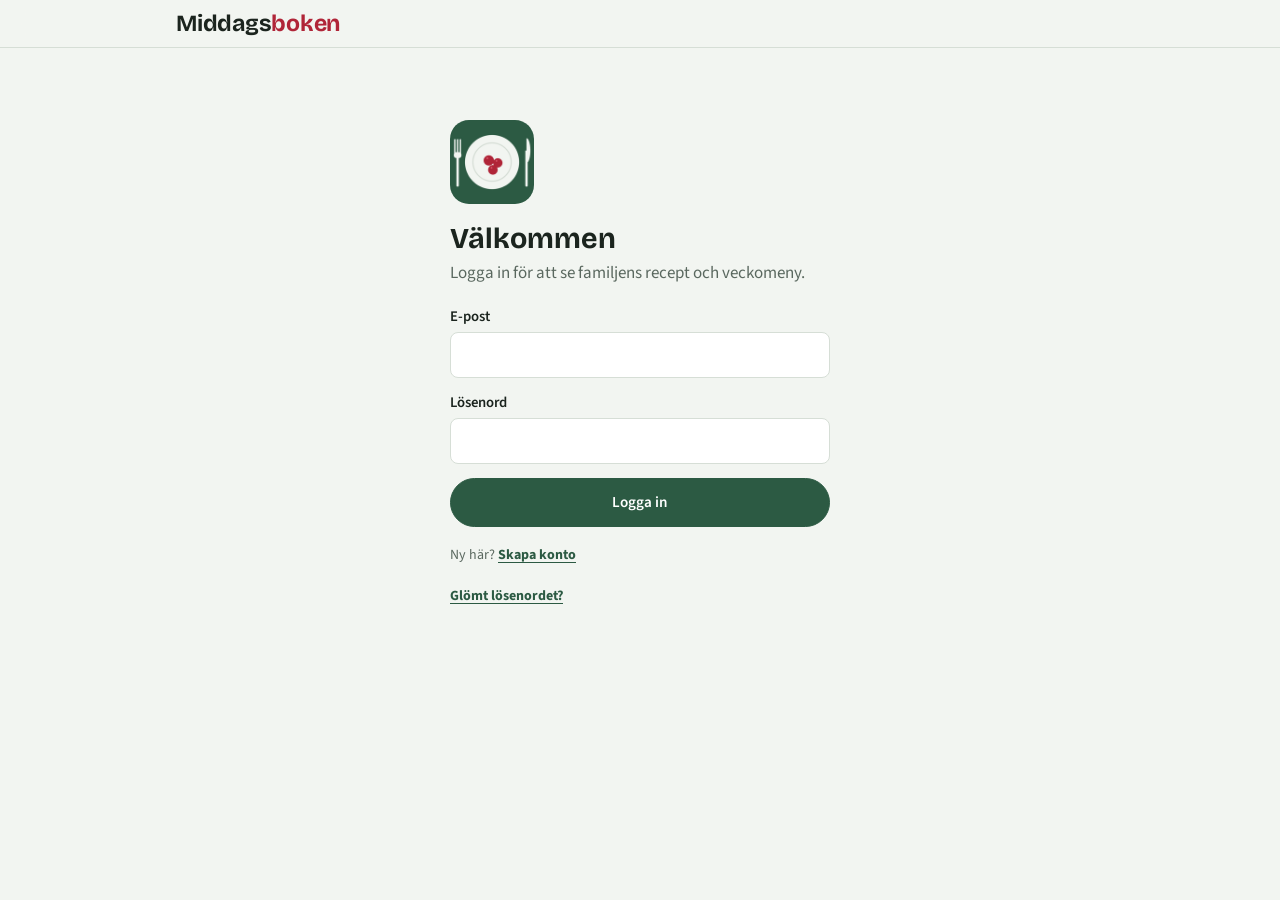
<file: index.html>
<!doctype html>
<html lang="sv">
<head>
<meta charset="utf-8">
<meta name="viewport" content="width=device-width, initial-scale=1, viewport-fit=cover">
<title>Middagsboken</title>
<meta name="description" content="Recept, veckomeny och inköpslista för familjens middagar.">
<meta name="theme-color" content="#f2f5f1" media="(prefers-color-scheme: light)">
<meta name="theme-color" content="#111613" media="(prefers-color-scheme: dark)">
<meta name="apple-mobile-web-app-capable" content="yes">
<meta name="mobile-web-app-capable" content="yes">
<meta name="apple-mobile-web-app-title" content="Middagar">
<meta name="apple-mobile-web-app-status-bar-style" content="default">
<link rel="manifest" href="manifest.webmanifest">
<link rel="apple-touch-icon" href="icons/apple-touch-icon.png">
<link rel="icon" type="image/png" href="icons/favicon-32.png">
<link rel="preconnect" href="https://fonts.googleapis.com">
<link rel="preconnect" href="https://fonts.gstatic.com" crossorigin>
<link rel="stylesheet" href="https://fonts.googleapis.com/css2?family=Bricolage+Grotesque:opsz,wght@12..96,600;12..96,700&family=Source+Sans+3:wght@400;600;700&display=swap">
<link rel="stylesheet" href="styles.css">
</head>
<body>
<header class="top">
  <div class="wrap brand">
    <div class="brand-l"><h1>Middags<span>boken</span></h1><button class="fam" id="fam" hidden aria-label="Familj och inbjudan"></button></div>
    <button class="sync" id="sync" aria-label="Inställningar">Startar…</button>
  </div>
</header>

<main class="wrap" id="main"></main>

<nav class="tabbar" role="tablist" id="tabbar">
  <button role="tab" data-tab="week" aria-selected="true">
    <svg viewBox="0 0 24 24" aria-hidden="true"><rect x="3.5" y="5" width="17" height="15.5" rx="2.5"/><path d="M3.5 10h17M8 3v4M16 3v4"/></svg>
    <span>Veckomeny</span>
  </button>
  <button role="tab" data-tab="recipes" aria-selected="false">
    <svg viewBox="0 0 24 24" aria-hidden="true"><path d="M5 4.5h10.5a3 3 0 0 1 3 3v12H8a3 3 0 0 1-3-3z"/><path d="M5 16.5a3 3 0 0 1 3-3h10.5M9 8.5h6"/></svg>
    <span>Recept</span>
  </button>
  <button role="tab" data-tab="shop" aria-selected="false">
    <svg viewBox="0 0 24 24" aria-hidden="true"><path d="M4 5h2l2 10.5h10l2-7.5H7.2"/><circle cx="9.5" cy="19" r="1.4"/><circle cx="16.5" cy="19" r="1.4"/></svg>
    <span>Inköpslista</span>
  </button>
</nav>

<div id="layer"></div>

<script src="vendor/supabase.js"></script>
<script src="config.js"></script>
<script src="seed.js"></script>
<script src="app.js"></script>
<script>
  if ("serviceWorker" in navigator) {
    const hadController = !!navigator.serviceWorker.controller;
    let reloaded = false;
    navigator.serviceWorker.addEventListener("controllerchange", () => {
      // En ny version har tagit över: ladda om en gång så att den syns direkt.
      if (hadController && !reloaded) { reloaded = true; location.reload(); }
    });
    window.addEventListener("load", () => {
      navigator.serviceWorker.register("sw.js", { updateViaCache: "none" }).then(reg => {
        const check = () => reg.update().catch(() => {});
        document.addEventListener("visibilitychange", () => { if (document.visibilityState === "visible") check(); });
        setInterval(check, 30 * 60 * 1000);
      }).catch(() => {});
    });
  }
</script>
</body>
</html>
</file>
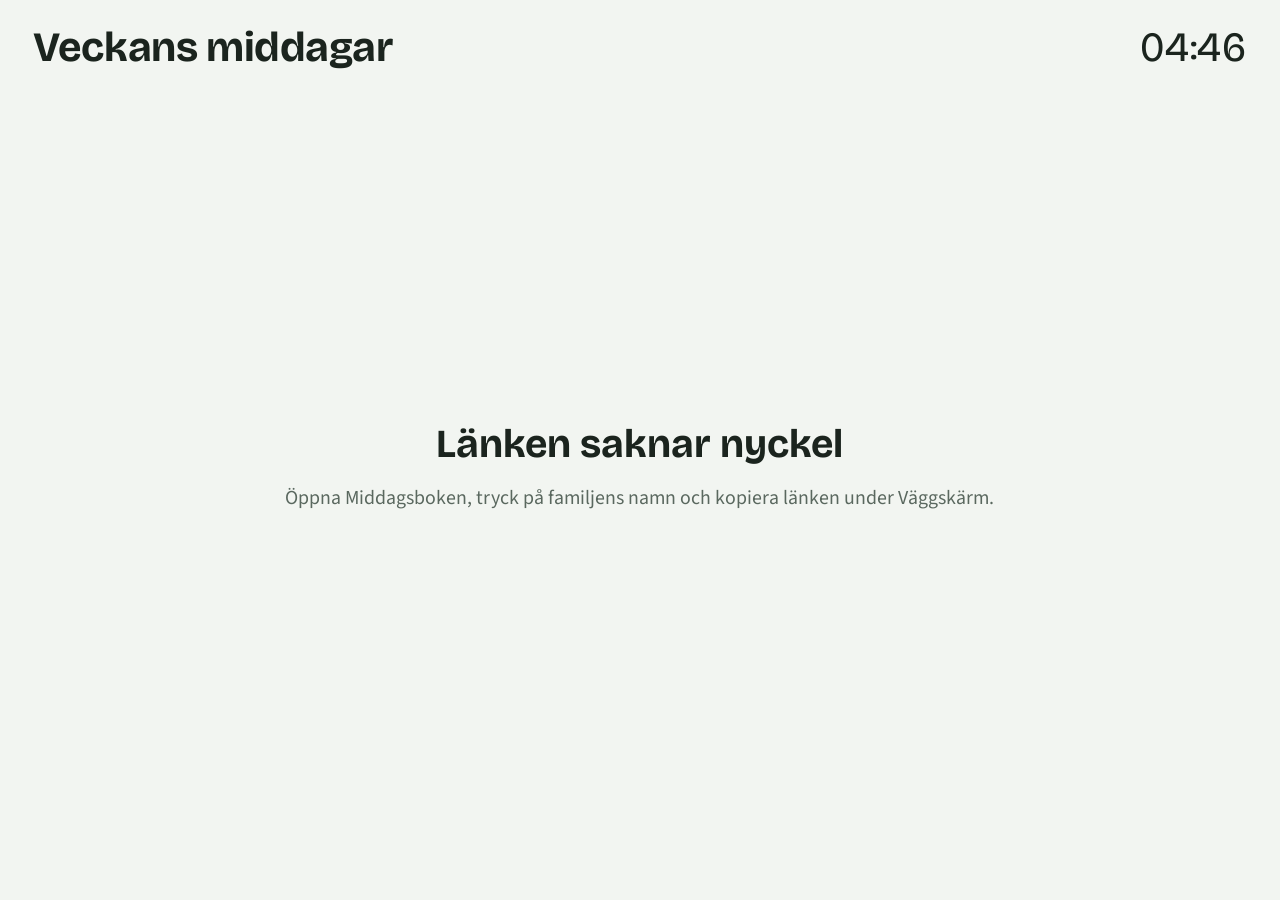
<file: visa.html>
<!doctype html>
<html lang="sv">
<head>
<meta charset="utf-8">
<meta name="viewport" content="width=device-width, initial-scale=1, viewport-fit=cover">
<title>Veckans middagar</title>
<meta name="robots" content="noindex">
<link rel="icon" type="image/png" href="icons/favicon-32.png">
<link rel="preconnect" href="https://fonts.googleapis.com">
<link rel="preconnect" href="https://fonts.gstatic.com" crossorigin>
<link rel="stylesheet" href="https://fonts.googleapis.com/css2?family=Bricolage+Grotesque:opsz,wght@12..96,600;12..96,700&family=Source+Sans+3:wght@400;600;700&display=swap">
<style>
/* Väggskärm: läses på 2–3 meters avstånd. Dagens middag stort till vänster, veckan som lista till höger. */
:root {
  --bg: #f2f5f1; --surface: #ffffff; --soft: #e5ebe4; --ink: #1b241e; --muted: #5a685f; --line: #d6ded6;
  --accent: #2c5a43; --lingon: #b02538;
  --f-display: "Bricolage Grotesque", "Segoe UI", Roboto, system-ui, sans-serif;
  --f-body: "Source Sans 3", Roboto, "Segoe UI", system-ui, sans-serif;
  color-scheme: light;
}
@media (prefers-color-scheme: dark) {
  :root:not([data-tema="ljus"]) { --bg: #0f1411; --surface: #171e19; --soft: #1f2822; --ink: #e8eee9; --muted: #95a39a; --line: #2a342e; --accent: #85bf9c; --lingon: #ec7383; color-scheme: dark; }
}
:root[data-tema="mörk"] { --bg: #0f1411; --surface: #171e19; --soft: #1f2822; --ink: #e8eee9; --muted: #95a39a; --line: #2a342e; --accent: #85bf9c; --lingon: #ec7383; color-scheme: dark; }
* { box-sizing: border-box; }
html, body { height: 100%; }
body {
  margin: 0; background: var(--bg); color: var(--ink); font-family: var(--f-body);
  font-size: clamp(14px, 1.55vw, 26px); line-height: 1.3; overflow: hidden;
  padding: max(2.2vh, env(safe-area-inset-top)) max(2.6vw, env(safe-area-inset-right)) max(2.2vh, env(safe-area-inset-bottom)) max(2.6vw, env(safe-area-inset-left));
  display: flex; flex-direction: column; gap: 2.2vh;
}
h1, h2, h3 { font-family: var(--f-display); margin: 0; line-height: 1.08; text-wrap: balance; }
header { display: flex; align-items: baseline; justify-content: space-between; gap: 2vw; }
header h1 { font-size: 2.1em; letter-spacing: -.01em; }
header .sub { color: var(--muted); font-size: 1em; margin-top: .2em; }
.clock { font-family: var(--f-display); font-size: 2.1em; font-variant-numeric: tabular-nums; }
main { flex: 1; min-height: 0; display: grid; grid-template-columns: 1.15fr 1fr; gap: 2.6vw; }
.today { background: var(--surface); border: 1px solid var(--line); border-radius: 1.1em; overflow: hidden; display: flex; flex-direction: column; min-height: 0; }
.today .img { flex: 1; min-height: 0; background: var(--soft) center / cover no-repeat; }
.today .txt { padding: 1.1em 1.3em 1.3em; }
.today.noimg .txt { flex: 1; display: flex; flex-direction: column; justify-content: center; padding: 1.6em; }
.eyebrow { text-transform: uppercase; letter-spacing: .12em; font-weight: 700; font-size: .75em; color: var(--lingon); }
.today h2 { font-size: 2.3em; margin-top: .25em; }
.today.noimg h2 { font-size: 3.1em; }
.today .meta { color: var(--muted); margin-top: .4em; font-size: 1em; }
.tomorrow { margin-top: .9em; padding-top: .8em; border-top: 1px solid var(--line); color: var(--muted); }
.tomorrow b { color: var(--ink); font-weight: 600; }
.week { list-style: none; margin: 0; padding: 0; display: flex; flex-direction: column; min-height: 0; }
.week li { flex: 1; display: grid; grid-template-columns: 4.4em 1fr; align-items: center; gap: 1em; border-bottom: 1px solid var(--line); min-height: 0; }
.week li:last-child { border-bottom: 0; }
.week .d { line-height: 1.1; }
.week .d b { display: block; font-family: var(--f-display); font-size: 1.05em; }
.week .d small { color: var(--muted); font-size: .8em; font-variant-numeric: tabular-nums; }
.week .n { font-size: 1.15em; font-weight: 600; overflow: hidden; text-overflow: ellipsis; white-space: nowrap; }
.week .n.note { font-weight: 400; font-style: italic; }
.week .n.empty { color: var(--muted); font-weight: 400; }
.week li.past { opacity: .45; }
.week li.is-today .d b { color: var(--lingon); }
.week li.is-today .n { color: var(--accent); }
footer { color: var(--muted); font-size: .7em; display: flex; justify-content: space-between; }
.message { margin: auto; text-align: center; max-width: 40em; }
.message h2 { font-size: 2em; margin-bottom: .4em; }
.message p { color: var(--muted); }
@media (max-aspect-ratio: 1/1) {
  body { overflow: auto; }
  main { grid-template-columns: 1fr; grid-template-rows: minmax(40vh, 1fr) auto; }
  .week li { padding-block: 1.2vh; }
}
</style>
</head>
<body>
<header>
  <div><h1 id="title">Veckans middagar</h1><div class="sub" id="sub"></div></div>
  <div class="clock" id="clock"></div>
</header>
<main id="main"></main>
<footer><span id="fam"></span><span id="upd"></span></footer>

<script src="config.js"></script>
<script>
(function () {
  "use strict";
  var DAYS = ["Måndag", "Tisdag", "Onsdag", "Torsdag", "Fredag", "Lördag", "Söndag"];
  var MON = ["jan", "feb", "mars", "apr", "maj", "juni", "juli", "aug", "sep", "okt", "nov", "dec"];
  var CFG = window.MIDDAG_CONFIG || {};
  var params = new URLSearchParams(location.search);
  var KEY = params.get("nyckel") || "";
  var tema = params.get("tema"); if (tema === "ljus" || tema === "mörk" || tema === "mork") document.documentElement.setAttribute("data-tema", tema === "ljus" ? "ljus" : "mörk");
  var CACHE = "mb-visa-" + KEY.slice(0, 8);

  function $(id) { return document.getElementById(id); }
  function esc(s) { return String(s == null ? "" : s).replace(/[&<>"']/g, function (c) { return { "&": "&amp;", "<": "&lt;", ">": "&gt;", '"': "&quot;", "'": "&#39;" }[c]; }); }
  function addDays(d, n) { var x = new Date(d); x.setDate(x.getDate() + n); return x; }
  function mondayOf(d) { var x = new Date(d); x.setHours(0, 0, 0, 0); x.setDate(x.getDate() - ((x.getDay() + 6) % 7)); return x; }
  function isoWeek(d) {
    var t = new Date(Date.UTC(d.getFullYear(), d.getMonth(), d.getDate()));
    var day = t.getUTCDay() || 7; t.setUTCDate(t.getUTCDate() + 4 - day);
    var y0 = new Date(Date.UTC(t.getUTCFullYear(), 0, 1));
    return { year: t.getUTCFullYear(), week: Math.ceil(((t - y0) / 864e5 + 1) / 7) };
  }
  function keyOf(mon) { var w = isoWeek(mon); return w.year + "-v" + (w.week < 10 ? "0" : "") + w.week; }
  function fmt(d) { return d.getDate() + " " + MON[d.getMonth()]; }
  function pad(n) { return (n < 10 ? "0" : "") + n; }

  function tick() { var n = new Date(); $("clock").textContent = pad(n.getHours()) + ":" + pad(n.getMinutes()); }
  tick(); setInterval(tick, 10000);

  function message(title, text) {
    $("main").innerHTML = '<div class="message" style="grid-column:1/-1"><h2>' + esc(title) + "</h2><p>" + esc(text) + "</p></div>";
  }

  function dish(d) {
    if (!d) return null;
    if (d.name) return { name: d.name, image: d.image || "", meta: [d.time ? d.time + " min" : ""].concat((d.tags || []).slice(0, 2)).filter(Boolean).join(" · "), note: false };
    if (d.note) return { name: d.note, image: "", meta: "", note: true };
    return null;
  }

  function render(data) {
    var now = new Date(), today = new Date(now); today.setHours(0, 0, 0, 0);
    var mon = mondayOf(now), cur = keyOf(mon), next = keyOf(addDays(mon, 7));
    var w = isoWeek(mon), weeks = data.weeks || {};
    var days = weeks[cur] || [], nextDays = weeks[next] || [];
    var ti = (today.getDay() + 6) % 7;
    $("title").textContent = "Vecka " + w.week;
    $("sub").textContent = fmt(mon) + " – " + fmt(addDays(mon, 6));
    $("fam").textContent = data.family || "";
    document.title = "Middagar vecka " + w.week;

    var t = dish(days[ti]);
    var tm = ti < 6 ? dish(days[ti + 1]) : dish(nextDays[0]);
    var left = '<section class="today' + (t && t.image ? "" : " noimg") + '">' +
      (t && t.image ? '<div class="img" style="background-image:url(\'' + encodeURI(t.image).replace(/'/g, "%27") + '\')"></div>' : "") +
      '<div class="txt"><div class="eyebrow">I dag · ' + DAYS[ti] + " " + fmt(today) + "</div>" +
      "<h2>" + (t ? esc(t.name) : "Inget planerat") + "</h2>" +
      (t && t.meta ? '<div class="meta">' + esc(t.meta) + "</div>" : "") +
      (tm ? '<div class="tomorrow">I morgon: <b>' + esc(tm.name) + "</b></div>" : "") +
      "</div></section>";

    var rows = DAYS.map(function (name, i) {
      var date = addDays(mon, i), x = dish(days[i]);
      var cls = i === ti ? "is-today" : date < today ? "past" : "";
      return '<li class="' + cls + '"><div class="d"><b>' + name.slice(0, 3) + "</b><small>" + fmt(date) + "</small></div>" +
        '<div class="n' + (x ? (x.note ? " note" : "") : " empty") + '">' + (x ? esc(x.name) : "–") + "</div></li>";
    }).join("");
    $("main").innerHTML = left + '<ul class="week">' + rows + "</ul>";
    $("upd").textContent = "Uppdaterad " + pad(now.getHours()) + ":" + pad(now.getMinutes());
  }

  function load() {
    if (!KEY) { message("Länken saknar nyckel", "Öppna Middagsboken, tryck på familjens namn och kopiera länken under Väggskärm."); return; }
    if (!CFG.supabaseUrl) { message("Inte kopplad", "Appen är inte kopplad till någon databas."); return; }
    var mon = mondayOf(new Date());
    fetch(CFG.supabaseUrl + "/rest/v1/rpc/public_menu", {
      method: "POST",
      headers: { "Content-Type": "application/json", apikey: CFG.supabaseKey, Authorization: "Bearer " + CFG.supabaseKey },
      body: JSON.stringify({ p_key: KEY, p_weeks: [keyOf(mon), keyOf(addDays(mon, 7))] })
    }).then(function (r) { if (!r.ok) throw new Error("http " + r.status); return r.json(); })
      .then(function (data) {
        if (!data) { message("Länken fungerar inte längre", "Ägaren har bytt eller stängt av länken. Hämta den nya länken under Väggskärm i appen."); return; }
        try { localStorage.setItem(CACHE, JSON.stringify(data)); } catch (e) {}
        render(data);
      })
      .catch(function () {
        var c = null; try { c = JSON.parse(localStorage.getItem(CACHE)); } catch (e) {}
        if (c) { render(c); $("upd").textContent = "Offline, visar senast hämtade"; }
        else message("Ingen anslutning", "Försöker igen om en stund.");
      });
  }

  load();
  setInterval(load, 5 * 60 * 1000);
  // Ny dag: rita om direkt efter midnatt.
  var lastDay = new Date().getDate();
  setInterval(function () { var d = new Date().getDate(); if (d !== lastDay) { lastDay = d; load(); } }, 60000);
  document.addEventListener("visibilitychange", function () { if (document.visibilityState === "visible") load(); });
})();
</script>
</body>
</html>
</file>
<file: styles.css>
/* Layout: sticky top bar, one working column (max 960px), fixed tab bar at the bottom like an iPhone app; details open in sheets that slide up. */
:root {
  --bg: #f2f5f1;
  --surface: #ffffff;
  --soft: #e5ebe4;
  --ink: #1b241e;
  --muted: #5a685f;
  --line: #d6ded6;
  --accent: #2c5a43;
  --accent-ink: #ffffff;
  --lingon: #b02538;
  --shade: rgba(20, 30, 24, .45);
  --bar: rgba(242, 245, 241, .92);
  --f-display: "Bricolage Grotesque", "Segoe UI", system-ui, sans-serif;
  --f-body: "Source Sans 3", -apple-system, "Segoe UI", system-ui, sans-serif;
  --r: 10px;
  --tabbar-h: 58px;
  color-scheme: light;
}
@media (prefers-color-scheme: dark) {
  :root {
    --bg: #111613; --surface: #19201b; --soft: #212a24; --ink: #e5ebe6; --muted: #9aa89f;
    --line: #2d3731; --accent: #85bf9c; --accent-ink: #0d1510; --lingon: #e66b7c; --shade: rgba(0,0,0,.6);
    --bar: rgba(17, 22, 19, .92);
    color-scheme: dark;
  }
}
* { box-sizing: border-box; -webkit-tap-highlight-color: transparent; }
html { -webkit-text-size-adjust: 100%; }
body {
  margin: 0; background: var(--bg); color: var(--ink); font: 17px/1.5 var(--f-body);
  min-height: 100vh;
}
img { max-width: 100%; }
[hidden] { display: none !important; }
h1, h2, h3 { font-family: var(--f-display); text-wrap: balance; margin: 0; line-height: 1.15; }
button, input, textarea, select { font: inherit; color: inherit; }
input, textarea, select { font-size: 16px; } /* hindrar iPhone från att zooma in */
button { cursor: pointer; }
:focus-visible { outline: 2px solid var(--accent); outline-offset: 2px; }

header.top {
  position: sticky; top: 0; z-index: 5;
  background: var(--bar); -webkit-backdrop-filter: blur(12px); backdrop-filter: blur(12px);
  border-bottom: 1px solid var(--line);
  padding-top: env(safe-area-inset-top, 0px);
}
.wrap { max-width: 960px; margin: 0 auto; padding-left: max(16px, env(safe-area-inset-left, 0px)); padding-right: max(16px, env(safe-area-inset-right, 0px)); }
.brand { display: flex; align-items: center; justify-content: space-between; gap: 12px; padding-block: 10px; }
.brand h1 { font-size: 1.45rem; letter-spacing: -.01em; }
.brand h1 span { color: var(--lingon); }
.sync {
  font-size: .8rem; color: var(--muted); background: none; border: 1px solid var(--line); border-radius: 999px;
  padding: 4px 10px; display: inline-flex; align-items: center; gap: 6px; white-space: nowrap;
}
.sync::before { content: ""; width: 7px; height: 7px; border-radius: 50%; background: var(--muted); }
.sync.ok::before { background: var(--accent); }
.sync.warn::before { background: var(--lingon); }

main { padding-block: 18px calc(var(--tabbar-h) + 40px + env(safe-area-inset-bottom, 0px)); }

.tabbar {
  position: fixed; left: 0; right: 0; bottom: 0; z-index: 10;
  display: grid; grid-template-columns: repeat(3, 1fr);
  background: var(--bar); -webkit-backdrop-filter: blur(12px); backdrop-filter: blur(12px);
  border-top: 1px solid var(--line);
  padding-bottom: env(safe-area-inset-bottom, 0px);
}
.tabbar button {
  border: 0; background: none; height: var(--tabbar-h); color: var(--muted);
  display: flex; flex-direction: column; align-items: center; justify-content: center; gap: 2px;
  font-size: .72rem; font-weight: 600;
}
.tabbar svg { width: 25px; height: 25px; fill: none; stroke: currentColor; stroke-width: 1.7; stroke-linecap: round; stroke-linejoin: round; }
.tabbar button[aria-selected="true"] { color: var(--accent); }
.tabbar button[aria-selected="true"] svg { stroke-width: 2.1; }

.row { display: flex; flex-wrap: wrap; align-items: center; gap: 8px; }
.spread { justify-content: space-between; }
.btn {
  border: 1px solid var(--line); background: var(--surface); border-radius: 999px;
  padding: 9px 15px; font-weight: 600; font-size: .95rem; display: inline-flex; align-items: center; gap: 6px;
}
.btn:active { transform: scale(.98); }
.btn.primary { background: var(--accent); color: var(--accent-ink); border-color: var(--accent); }
.btn.danger { color: var(--lingon); }
.btn.danger.armed { background: var(--lingon); color: var(--surface); border-color: var(--lingon); }
.btn.icon { padding: 9px 13px; }
.btn.wide { width: 100%; justify-content: center; padding-block: 12px; }
.muted { color: var(--muted); }
.small { font-size: .875rem; }
.label { font-size: .75rem; letter-spacing: .08em; text-transform: uppercase; color: var(--muted); font-weight: 700; }

/* Install hint */
.hint-card {
  display: flex; gap: 12px; align-items: flex-start; background: var(--surface); border: 1px solid var(--line);
  border-radius: var(--r); padding: 12px 14px; margin-bottom: 16px; font-size: .92rem;
}
.hint-card img { width: 40px; height: 40px; border-radius: 9px; flex: none; }
.hint-card p { margin: 0; flex: 1; min-width: 0; }
.hint-card .x { border: 0; background: none; color: var(--muted); font-size: 1.1rem; padding: 0 4px; }
.share-ico { display: inline-block; vertical-align: -3px; width: 16px; height: 16px; fill: none; stroke: var(--accent); stroke-width: 2; stroke-linecap: round; stroke-linejoin: round; }

/* Week */
.weekhead { margin-bottom: 14px; }
.weekhead h2 { font-size: 1.5rem; }
.weekhead .dates { color: var(--muted); font-size: .95rem; }
.days { list-style: none; margin: 0; padding: 0; border-top: 1px solid var(--line); }
.day {
  display: grid; grid-template-columns: 92px 1fr; align-items: center; gap: 12px;
  padding-block: 12px; border-bottom: 1px solid var(--line);
}
.day .when { line-height: 1.2; }
.day .when b { display: block; font-family: var(--f-display); font-size: 1.05rem; }
.day .when small { color: var(--muted); font-variant-numeric: tabular-nums; }
.day.today .when b { color: var(--lingon); }
.dish {
  min-width: 0; text-align: left; border: 1px dashed var(--line); background: none; border-radius: var(--r);
  padding: 10px 12px; width: 100%;
}
.dish.filled { border: 1px solid var(--line); background: var(--surface); }
.dish { display: flex; align-items: center; gap: 12px; }
.dish .txt { min-width: 0; flex: 1; }
.dish .thumb { width: 52px; height: 52px; border-radius: 8px; object-fit: cover; flex: none; background: var(--soft); }
.dish .name { font-weight: 700; display: block; overflow-wrap: anywhere; }
.dish .mine { color: var(--lingon); letter-spacing: 1px; }
.dish .ask { color: var(--accent); font-weight: 600; }
.dish .meta { font-size: .85rem; color: var(--muted); }
.dish.empty { color: var(--muted); }
.servings { display: flex; align-items: center; gap: 6px; }
.servings input { width: 3.6em; padding: 6px 8px; border: 1px solid var(--line); border-radius: 8px; background: var(--surface); text-align: center; }

/* Recipes */
.tools { display: flex; flex-wrap: wrap; gap: 8px; margin-bottom: 12px; }
.search { flex: 1 1 220px; min-width: 0; padding: 10px 14px; border: 1px solid var(--line); border-radius: 999px; background: var(--surface); }
.chips { display: flex; gap: 6px; margin: 0 -16px 16px; padding: 0 16px; overflow-x: auto; scrollbar-width: none; }
.chips::-webkit-scrollbar { display: none; }
.chip { flex: none; border: 1px solid var(--line); background: none; border-radius: 999px; padding: 4px 12px; font-size: .88rem; color: var(--muted); }
.chip[aria-pressed="true"] { background: var(--soft); color: var(--ink); border-color: var(--accent); }
.tag { display: inline-block; font-size: .78rem; padding: 1px 8px; border-radius: 999px; background: var(--soft); color: var(--muted); }
.grid { display: grid; grid-template-columns: repeat(auto-fill, minmax(230px, 1fr)); gap: 12px; }
.card {
  text-align: left; background: var(--surface); border: 1px solid var(--line); border-radius: var(--r);
  padding: 0; display: flex; flex-direction: column; min-width: 0; overflow: hidden;
}
.card .body { padding: 14px; display: flex; flex-direction: column; gap: 8px; min-width: 0; }
.card .cover { width: 100%; aspect-ratio: 4 / 3; object-fit: cover; display: block; background: var(--soft); }
.card h3 { font-size: 1.1rem; overflow-wrap: anywhere; }
.card .tags { display: flex; flex-wrap: wrap; gap: 4px; }
.empty-state { border: 1px dashed var(--line); border-radius: var(--r); padding: 28px 20px; text-align: center; color: var(--muted); }
.empty-state p { margin: 0 0 12px; }

/* Shopping */
.shop { list-style: none; margin: 0; padding: 0; }
.shop li { display: flex; gap: 12px; align-items: flex-start; padding-block: 11px; border-bottom: 1px solid var(--line); }
.shop input[type=checkbox] { width: 22px; height: 22px; margin-top: 1px; accent-color: var(--accent); flex: none; }
.shop label { flex: 1; min-width: 0; overflow-wrap: anywhere; }
.shop .amt { font-variant-numeric: tabular-nums; font-weight: 700; margin-right: 6px; }
.shop .from { display: block; font-size: .8rem; color: var(--muted); }
.shop li.done label { color: var(--muted); text-decoration: line-through; }
.shop .x { border: 0; background: none; color: var(--muted); padding: 0 4px; }
.addline { display: flex; gap: 8px; margin-top: 14px; }
.addline input { flex: 1; min-width: 0; padding: 9px 12px; border: 1px solid var(--line); border-radius: 8px; background: var(--surface); }
.section { margin-top: 28px; }
.section h3 { font-size: 1.1rem; margin-bottom: 6px; }

/* Sheet */
.shade { position: fixed; inset: 0; background: var(--shade); z-index: 20; display: flex; align-items: flex-end; justify-content: center; }
.sheet {
  background: var(--bg); width: 100%; max-width: 680px; max-height: calc(100% - env(safe-area-inset-top, 0px) - 12px); overflow: auto;
  -webkit-overflow-scrolling: touch; overscroll-behavior: contain;
  border-radius: 16px 16px 0 0; padding: 20px 16px calc(24px + env(safe-area-inset-bottom, 0px));
  box-shadow: 0 -10px 40px rgba(0,0,0,.2);
}
@media (min-width: 720px) {
  .shade { align-items: center; }
  .sheet { border-radius: 16px; padding: 24px; max-height: 90%; }
}
.sheet h2 { font-size: 1.5rem; margin-bottom: 4px; overflow-wrap: anywhere; }
.sheet .close { float: right; margin-left: 8px; }
.ingr { margin: 8px 0 0; padding-left: 1.1em; }
.ingr li { padding-block: 2px; }
.steps { margin: 8px 0 0; padding-left: 1.3em; }
.steps li { padding-block: 4px; max-width: 65ch; }
.facts { display: flex; flex-wrap: wrap; gap: 16px; margin: 10px 0 4px; }
.facts div { font-size: .9rem; }
.facts b { font-family: var(--f-display); font-size: 1.1rem; display: block; }
.field { display: flex; flex-direction: column; gap: 4px; margin-bottom: 14px; }
.field label { font-weight: 600; font-size: .92rem; }
.field input, .field textarea {
  padding: 10px 12px; border: 1px solid var(--line); border-radius: 8px; background: var(--surface); width: 100%;
}
.field textarea { min-height: 130px; resize: vertical; }
.field .hint { font-size: .8rem; color: var(--muted); }
.two { display: grid; grid-template-columns: 1fr 1fr; gap: 12px; }
.picklist { list-style: none; padding: 0; margin: 10px 0 0; max-height: 46vh; overflow: auto; border-top: 1px solid var(--line); }
.picklist button { width: 100%; text-align: left; border: 0; border-bottom: 1px solid var(--line); background: none; padding: 11px 4px; }
.picklist .sub { font-size: .82rem; color: var(--muted); }
.toast {
  position: fixed; left: 50%; transform: translateX(-50%); z-index: 40;
  bottom: calc(var(--tabbar-h) + 16px + env(safe-area-inset-bottom, 0px));
  background: var(--ink); color: var(--bg); padding: 10px 16px; border-radius: 999px; font-weight: 600;
  max-width: calc(100% - 32px); text-align: center;
}

/* Login */
.login { max-width: 380px; margin: 6vh auto 0; }
.login .logo { width: 84px; height: 84px; border-radius: 19px; display: block; margin-bottom: 18px; }
.login h2 { font-size: 1.8rem; margin-bottom: 6px; }
.login p { margin: 0 0 20px; color: var(--muted); }
.login .err { color: var(--lingon); font-weight: 600; margin: 0 0 14px; }
body.locked .tabbar, body.locked .sync { display: none; }

.settings dl { display: grid; grid-template-columns: auto 1fr; gap: 6px 14px; margin: 14px 0 22px; }
.settings dt { color: var(--muted); }
.settings dd { margin: 0; overflow-wrap: anywhere; }

@media (max-width: 520px) {
  .day { grid-template-columns: 76px 1fr; }
  .two { grid-template-columns: 1fr; }
}
@media (prefers-reduced-motion: no-preference) {
  .sheet { animation: up .2s ease-out; }
  @keyframes up { from { transform: translateY(30px); opacity: .6; } }
}

/* Version 2: bilder, betyg, historik, import */
.hint-card.warn { border-color: var(--lingon); }
.sortrow { margin: -4px 0 12px; }
.sortrow select { margin-left: 6px; padding: 5px 8px; border: 1px solid var(--line); border-radius: 8px; background: var(--surface); }
.picklist button { display: flex; align-items: center; gap: 10px; }
.picklist .sub { display: block; }
.pthumb { width: 44px; height: 44px; border-radius: 7px; object-fit: cover; flex: none; background: var(--soft); }
.hero { width: calc(100% + 32px); max-width: none; margin: -20px -16px 16px; aspect-ratio: 16 / 10; object-fit: cover; display: block; border-radius: 16px 16px 0 0; background: var(--soft); }
@media (min-width: 720px) { .hero { width: calc(100% + 48px); margin: -24px -24px 18px; } }
.sheet .hero + h2 { margin-top: 0; }
.sheet:has(.hero) > div > .close { position: relative; z-index: 2; background: var(--surface); }
.rate { display: flex; align-items: center; gap: 12px; margin-top: 14px; flex-wrap: wrap; }
.stars { display: inline-flex; gap: 2px; }
.stars button { border: 0; background: none; font-size: 1.9rem; line-height: 1; padding: 2px 3px; color: var(--line); }
.stars button.on { color: var(--lingon); }
.imgpick { display: flex; gap: 14px; align-items: center; flex-wrap: wrap; }
.imgpick .preview { width: 120px; height: 90px; border-radius: 10px; background: var(--soft); display: flex; align-items: center; justify-content: center; overflow: hidden; text-align: center; }
.imgpick .preview img { width: 100%; height: 100%; object-fit: cover; }
.flabel { font-weight: 600; font-size: .92rem; }
.err { color: var(--lingon); font-weight: 600; }
.mini { list-style: none; margin: 8px 0 0; padding: 0; }
.mini li { display: flex; gap: 12px; padding-block: 6px; border-bottom: 1px solid var(--line); }
.mini li.link { cursor: pointer; }
.mini li.link .n { color: var(--accent); }
.mini .d { width: 2.6em; flex: none; color: var(--muted); font-size: .9rem; padding-top: 1px; }
.mini .n { min-width: 0; overflow-wrap: anywhere; }
.lastyear { padding-top: 18px; border-top: 1px solid var(--line); }
.hweek { margin-top: 18px; }
details summary { cursor: pointer; color: var(--accent); font-weight: 600; }
.btn.small { padding: 6px 12px; font-size: .85rem; }

/* Version 3: familjer */
.brand-l { display: flex; flex-direction: column; align-items: flex-start; min-width: 0; }
.fam {
  border: 0; background: none; padding: 0; margin-top: 1px; color: var(--accent); font-weight: 600; font-size: .88rem;
  max-width: 60vw; overflow: hidden; text-overflow: ellipsis; white-space: nowrap;
}
.linkbtn { border: 0; background: none; padding: 0; color: var(--accent); font-weight: 700; text-decoration: underline; text-underline-offset: 3px; }
.login .switch { margin-top: 18px; }
.ok { color: var(--accent); font-weight: 600; margin: 0 0 14px; }
.onboard { max-width: 520px; }
.famforms { display: grid; gap: 14px; }
.famcard { background: var(--surface); border: 1px solid var(--line); border-radius: var(--r); padding: 16px; }
.famcard h3 { font-size: 1.15rem; margin-bottom: 4px; }
.famcard > p { margin: 0 0 12px; }
.check { display: flex; align-items: center; gap: 8px; margin: -4px 0 14px; }
.check input { width: 20px; height: 20px; accent-color: var(--accent); }
.code-input { text-transform: uppercase; letter-spacing: .18em; font-variant-numeric: tabular-nums; }
.invite { display: flex; align-items: baseline; gap: 12px; background: var(--surface); border: 1px solid var(--line); border-radius: var(--r); padding: 12px 14px; }
.invite .code { font-family: var(--f-display); font-size: 1.7rem; letter-spacing: .14em; font-variant-numeric: tabular-nums; }
.linktext { overflow-wrap: anywhere; user-select: all; -webkit-user-select: all; margin: 8px 0 0; }
.members, .famlist { list-style: none; margin: 6px 0 0; padding: 0; }
.members li { display: flex; flex-wrap: wrap; align-items: center; gap: 8px; padding-block: 10px; border-bottom: 1px solid var(--line); }
.members .mname { font-weight: 600; flex: 1 1 auto; min-width: 0; overflow-wrap: anywhere; }
.members .mact { display: flex; gap: 6px; }
.famlist button { width: 100%; text-align: left; border: 0; border-bottom: 1px solid var(--line); background: none; padding: 12px 4px; font-weight: 600; }
.famlist button.cur { color: var(--accent); }
.who { margin: 6px 0 0; }

/* Version 4: roller, förslag, matlagningsläge, inköpslista, utskrift */
.memberbar { gap: 10px; margin-bottom: 14px; background: var(--surface); border: 1px solid var(--line); border-radius: var(--r); padding: 10px 12px; }
.memberbar span { flex: 1 1 200px; min-width: 0; }
.sugglist { list-style: none; margin: 8px 0 0; padding: 0; }
.sugg { display: flex; align-items: center; gap: 10px; padding-block: 10px; border-bottom: 1px solid var(--line); }
.sugg .st { flex: 1; min-width: 0; display: flex; flex-direction: column; overflow-wrap: anywhere; }
.sugg .st.link { cursor: pointer; }
.sugg .st.link b { color: var(--accent); }
.sugg .sa { display: flex; gap: 6px; align-items: center; flex: none; }
.vote { border: 1px solid var(--line); background: var(--surface); border-radius: 999px; padding: 5px 10px; font-size: .9rem; min-width: 3.2em; }
.vote.on { border-color: var(--accent); background: var(--soft); font-weight: 700; }
.pick-sugg { margin-bottom: 14px; padding: 10px 12px; background: var(--surface); border: 1px solid var(--line); border-radius: var(--r); }
.picklist.short { max-height: 34vh; }
.picklist button.pre { background: var(--soft); }
.actions { margin-top: 14px; }
.tabbar button { position: relative; }
.tabbar .badge {
  position: absolute; top: 6px; left: calc(50% + 8px); min-width: 18px; height: 18px; padding: 0 5px; border-radius: 999px;
  background: var(--lingon); color: #fff; font-size: .68rem; line-height: 18px; font-weight: 700; text-align: center;
}

.shade.full { align-items: stretch; }
.shade.full .sheet { max-width: 760px; max-height: 100%; height: 100%; border-radius: 0; padding-top: calc(16px + env(safe-area-inset-top, 0px)); }
.cook { font-size: 1.18rem; }
.cook h2 { font-size: 2rem; }
.cookhead { min-height: 44px; flex-direction: column; align-items: flex-start; gap: 2px; }
.cook-ingr, .cook-steps { list-style: none; margin: 0; padding: 0; }
.cook-ingr button, .cook-steps button { width: 100%; text-align: left; border: 0; background: none; padding: 12px 4px; border-bottom: 1px solid var(--line); display: flex; gap: 12px; align-items: flex-start; font-size: inherit; line-height: 1.4; }
.cook-ingr .box { width: 24px; height: 24px; border: 2px solid var(--line); border-radius: 6px; flex: none; margin-top: 2px; }
.cook-ingr li.done button { color: var(--muted); text-decoration: line-through; }
.cook-ingr li.done .box { background: var(--accent); border-color: var(--accent); }
.cook-steps { counter-reset: st; }
.cook-steps li { counter-increment: st; }
.cook-steps button::before { content: counter(st); font-family: var(--f-display); font-weight: 700; color: var(--muted); min-width: 1.4em; }
.cook-steps li.done button { color: var(--muted); }
.cook-steps li.cur button { background: var(--soft); border-radius: 10px; border-bottom-color: transparent; font-weight: 600; }
.cook-steps li.cur button::before { color: var(--lingon); }

.shop .edited { font-size: .72rem; color: var(--muted); border: 1px solid var(--line); border-radius: 999px; padding: 0 6px; margin-left: 4px; vertical-align: 2px; }
.hiddenitems li { align-items: center; }
.hiddenitems .lbl { flex: 1; min-width: 0; color: var(--muted); }
.sharetext { width: 100%; min-height: 50vh; padding: 10px; border: 1px solid var(--line); border-radius: 8px; background: var(--surface); }

#printarea { display: none; }
@media print {
  @page { size: A4; margin: 16mm 14mm; }
  body { background: #fff !important; color: #000 !important; }
  body > *:not(#printarea) { display: none !important; }
  #printarea { display: block; font: 11pt/1.45 var(--f-body); color: #000; }
  .pb-title { text-align: center; padding-top: 70mm; page-break-after: always; }
  .pb-title h1 { font-family: var(--f-display); font-size: 32pt; }
  .pr { page-break-after: always; }
  .pr:last-child { page-break-after: auto; }
  .pr img { width: 100%; max-height: 80mm; object-fit: cover; border-radius: 4mm; margin-bottom: 5mm; }
  .pr h2 { font-family: var(--f-display); font-size: 22pt; margin: 0 0 2mm; }
  .pr h3 { font-family: var(--f-display); font-size: 13pt; margin: 4mm 0 2mm; }
  .pm { color: #555; margin: 0 0 3mm; }
  .pcols { display: grid; grid-template-columns: 1fr 1.6fr; gap: 8mm; }
  .pr ul, .pr ol { margin: 0; padding-left: 5mm; }
  .pr li { margin-bottom: 1.2mm; break-inside: avoid; }
}
</file>
